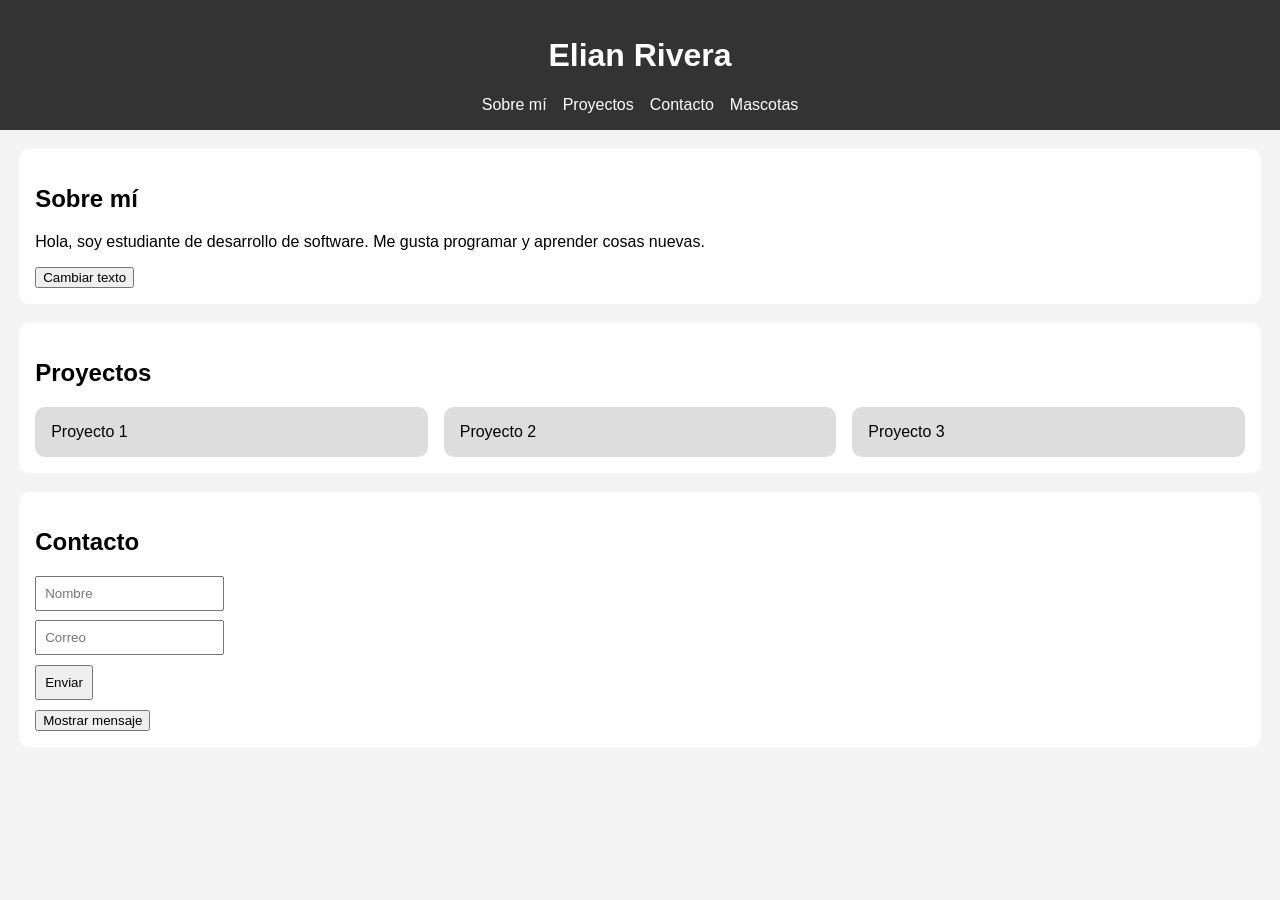
<file: FInal/index.html>
<!DOCTYPE html>
<html lang="es">
<head>
    <meta charset="UTF-8">
    <meta name="viewport" content="width=device-width, initial-scale=1.0">
    <title>Mi Portafolio</title>
    <link rel="stylesheet" href="styles.css">
</head>
<body>

<header>
    <h1>Elian Rivera</h1>
    <nav>
        <a href="#sobre-mi">Sobre mí</a>
        <a href="#proyectos">Proyectos</a>
        <a href="#contacto">Contacto</a>
        <a href="mascotas.html">Mascotas</a>
    </nav>
</header>

<section id="sobre-mi">
    <h2>Sobre mí</h2>
    <p id="texto">Hola, soy estudiante de desarrollo de software. Me gusta programar y aprender cosas nuevas.</p>
    
    <button onclick="cambiarTexto()">Cambiar texto</button>
</section>

<section id="proyectos">
    <h2>Proyectos</h2>
    <div class="proyectos">
        <div class="card">Proyecto 1</div>
        <div class="card">Proyecto 2</div>
        <div class="card">Proyecto 3</div>
    </div>
</section>

<section id="contacto">
    <h2>Contacto</h2>
    <form>
        <input type="text" placeholder="Nombre">
        <input type="email" placeholder="Correo">
        <button type="submit">Enviar</button>
    </form>

    <button onclick="mostrarMensaje()">Mostrar mensaje</button>
    <p id="mensaje" class="oculto">Gracias por visitar mi portafolio 👋</p>
</section>

<script src="script.js"></script>
</body>
</html>
</file>
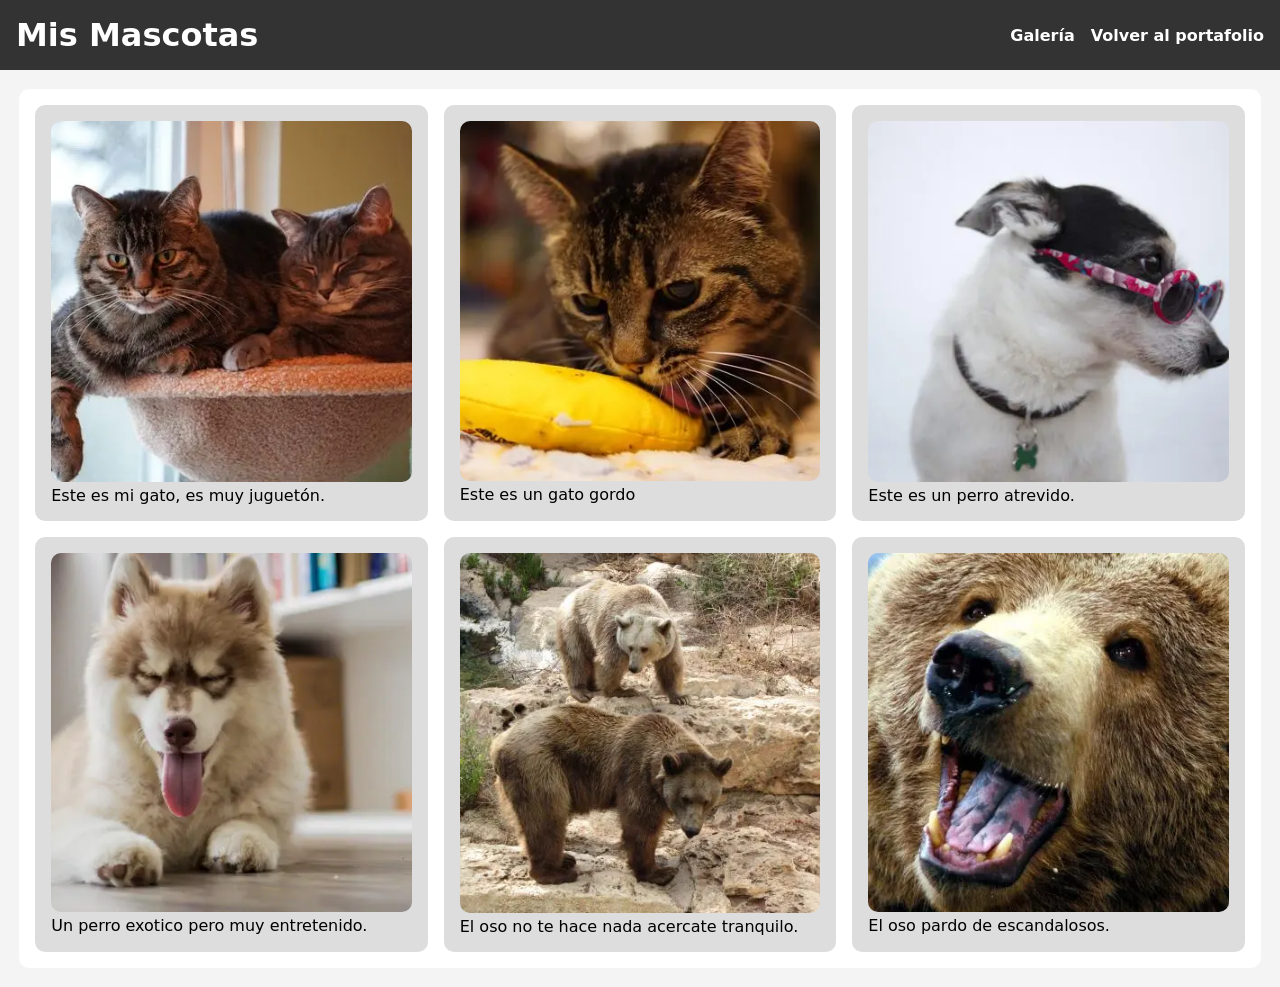
<file: src/views/mascotas.html>
<!DOCTYPE html>
<html lang="es">
<head>
    <meta charset="UTF-8">
    <meta name="viewport" content="width=device-width, initial-scale=1.0">
    <title>Mis Mascotas</title>
    <link rel="stylesheet" href="../css/style.css">
</head>
<body>

<header>
    <h1>Mis Mascotas</h1>
    <input type="checkbox" id="menu-toggle" class="menu-toggle">
    <label for="menu-toggle" class="menu-button" aria-label="Abrir menu de navegacion">
        <span></span>
        <span></span>
        <span></span>
    </label>
    <nav class="site-nav">
        <a href="#galeria">Galería</a>
        <a href="../../index.html">Volver al portafolio</a>
    </nav>
</header>

<section id="galeria" class="galeria">
    <article class="card">
        <img src="../../public/img/mascota1.webp" alt="Mascota 1">
        <p>Este es mi gato, es muy juguetón.</p>
    </article>

    <article class="card">
        <img src="../../public/img/mascota2.webp" alt="Mascota 2">
        <p>Este es un gato gordo</p>
    </article>

    <article class="card">
        <img src="../../public/img/mascota3.webp" alt="Mascota 3">
        <p>Este es un perro atrevido.</p>
    </article>

    <article class="card">
        <img src="../../public/img/mascota4.webp" alt="Mascota 4">
        <p>Un perro exotico pero muy entretenido.</p>
    </article>

    <article class="card">
        <img src="../../public/img/mascota5.webp" alt="Mascota 5">
        <p>El oso no te hace nada acercate tranquilo.</p>
    </article>

    <article class="card">
        <img src="../../public/img/mascota6.webp" alt="Mascota 6">
        <p>El oso pardo de escandalosos.</p>
    </article>
</section>

</body>
</html>
</file>
<file: FInal/styles.css>
/* Variables */
:root {
    --color-principal: #333;
    --color-fondo: #f4f4f4;
    --color-blanco: #fff;
}

/* General */
body {
    font-family: Arial, sans-serif;
    margin: 0;
    background-color: var(--color-fondo);
}

/* Header */
header {
    background-color: var(--color-principal);
    color: white;
    padding: 1rem;
    text-align: center;
}

/* Navegación */
nav {
    display: flex;
    justify-content: center;
    gap: 1rem;
}

nav a {
    color: white;
    text-decoration: none;
}

nav a:hover {
    color: yellow;
}

/* Secciones */
section {
    margin: 1.2rem;
    padding: 1rem;
    background-color: var(--color-blanco);
    border-radius: 10px;
}

/* Proyectos */
.proyectos {
    display: grid;
    grid-template-columns: repeat(3, 1fr);
    gap: 1rem;
}

.card {
    background: #ddd;
    padding: 1rem;
    border-radius: 10px;
}

/* Formulario */
form input, form button {
    display: block;
    margin: 0.6rem 0;
    padding: 0.5rem;
}

/* Galería */
.galeria {
    display: grid;
    grid-template-columns: repeat(3, 1fr);
    gap: 1rem;
}

.galeria img {
    max-width: 100%;
    height: auto;
    border-radius: 10px;
}

/* Ocultar */
.oculto {
    display: none;
}

/* MEDIA QUERIES */

/* Móvil */
@media (max-width: 600px) {
    nav {
        flex-direction: column;
    }

    .proyectos {
        grid-template-columns: 1fr;
    }

    .galeria {
        grid-template-columns: repeat(2, 1fr);
    }
}

/* Tablet */
@media (min-width: 601px) and (max-width: 900px) {
    .proyectos {
        grid-template-columns: repeat(2, 1fr);
    }

    .galeria {
        grid-template-columns: repeat(3, 1fr);
    }
}
</file>
<file: src/css/style.css>
@import url('./base/reset.css');
@import url('./base/variables.css');

@import url('./layout/header.css');
@import url('./layout/grid.css');

@import url('./components/cards.css');
@import url('./components/buttons.css');

@import url('./pages/mascotas.css');

body {
    font-family: system-ui, -apple-system, BlinkMacSystemFont, 'Segoe UI', Roboto, Oxygen, Ubuntu, Cantarell, 'Open Sans', 'Helvetica Neue', sans-serif;
    margin: 0;
    background-color: var(--color-fondo);
}

section {
    margin: 1.2rem;
    padding: 1rem;
    background-color: var(--color-blanco);
    border-radius: 10px;
}

form input,
form button {
    display: block;
    margin: 0.6rem 0;
    padding: 0.5rem;
}

.oculto {
    display: none;
}
</file>
